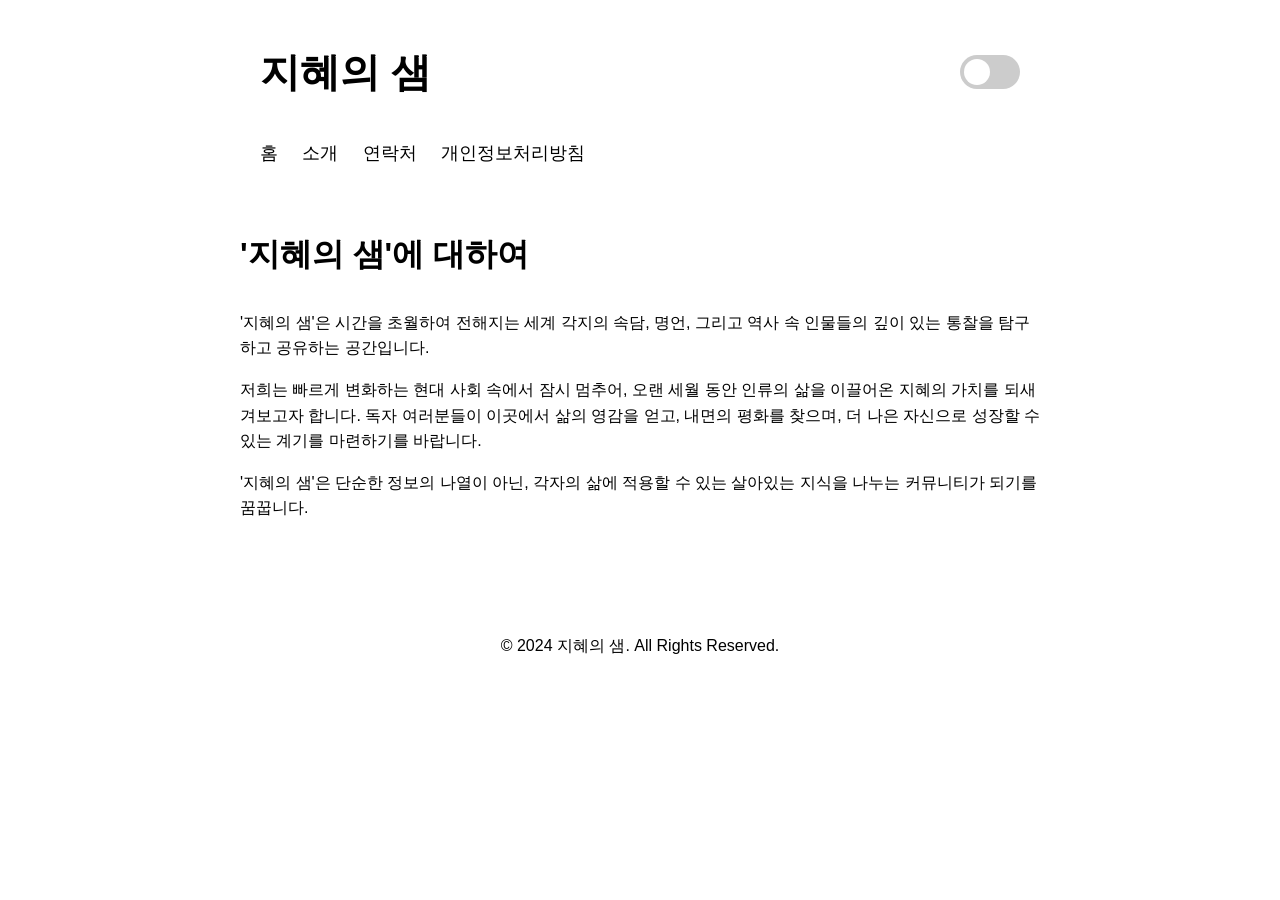
<file: about.html>
<!DOCTYPE html>
<html lang="ko">
<head>
    <meta charset="UTF-8">
    <meta name="viewport" content="width=device-width, initial-scale=1.0">
    <title>지혜의 샘 | 소개</title>
    <link rel="stylesheet" href="style.css">
</head>
<body>
    <div id="container">
        <header>
            <h1>지혜의 샘</h1>
            <div class="theme-switch-wrapper">
                <label class="theme-switch" for="checkbox">
                    <input type="checkbox" id="checkbox" />
                    <div class="slider round"></div>
                </label>
            </div>
        </header>
        <nav>
            <a href="index.html">홈</a>
            <a href="about.html">소개</a>
            <a href="contact.html">연락처</a>
            <a href="privacy.html">개인정보처리방침</a>
        </nav>
        <main>
            <section>
                <h2>'지혜의 샘'에 대하여</h2>
                <p>'지혜의 샘'은 시간을 초월하여 전해지는 세계 각지의 속담, 명언, 그리고 역사 속 인물들의 깊이 있는 통찰을 탐구하고 공유하는 공간입니다.</p>
                <p>저희는 빠르게 변화하는 현대 사회 속에서 잠시 멈추어, 오랜 세월 동안 인류의 삶을 이끌어온 지혜의 가치를 되새겨보고자 합니다. 독자 여러분들이 이곳에서 삶의 영감을 얻고, 내면의 평화를 찾으며, 더 나은 자신으로 성장할 수 있는 계기를 마련하기를 바랍니다.</p>
                <p>'지혜의 샘'은 단순한 정보의 나열이 아닌, 각자의 삶에 적용할 수 있는 살아있는 지식을 나누는 커뮤니티가 되기를 꿈꿉니다.</p>
            </section>
        </main>
        <footer>
            <p>&copy; 2024 지혜의 샘. All Rights Reserved.</p>
        </footer>
    </div>
    <script src="main.js"></script>
</body>
</html>
</file>
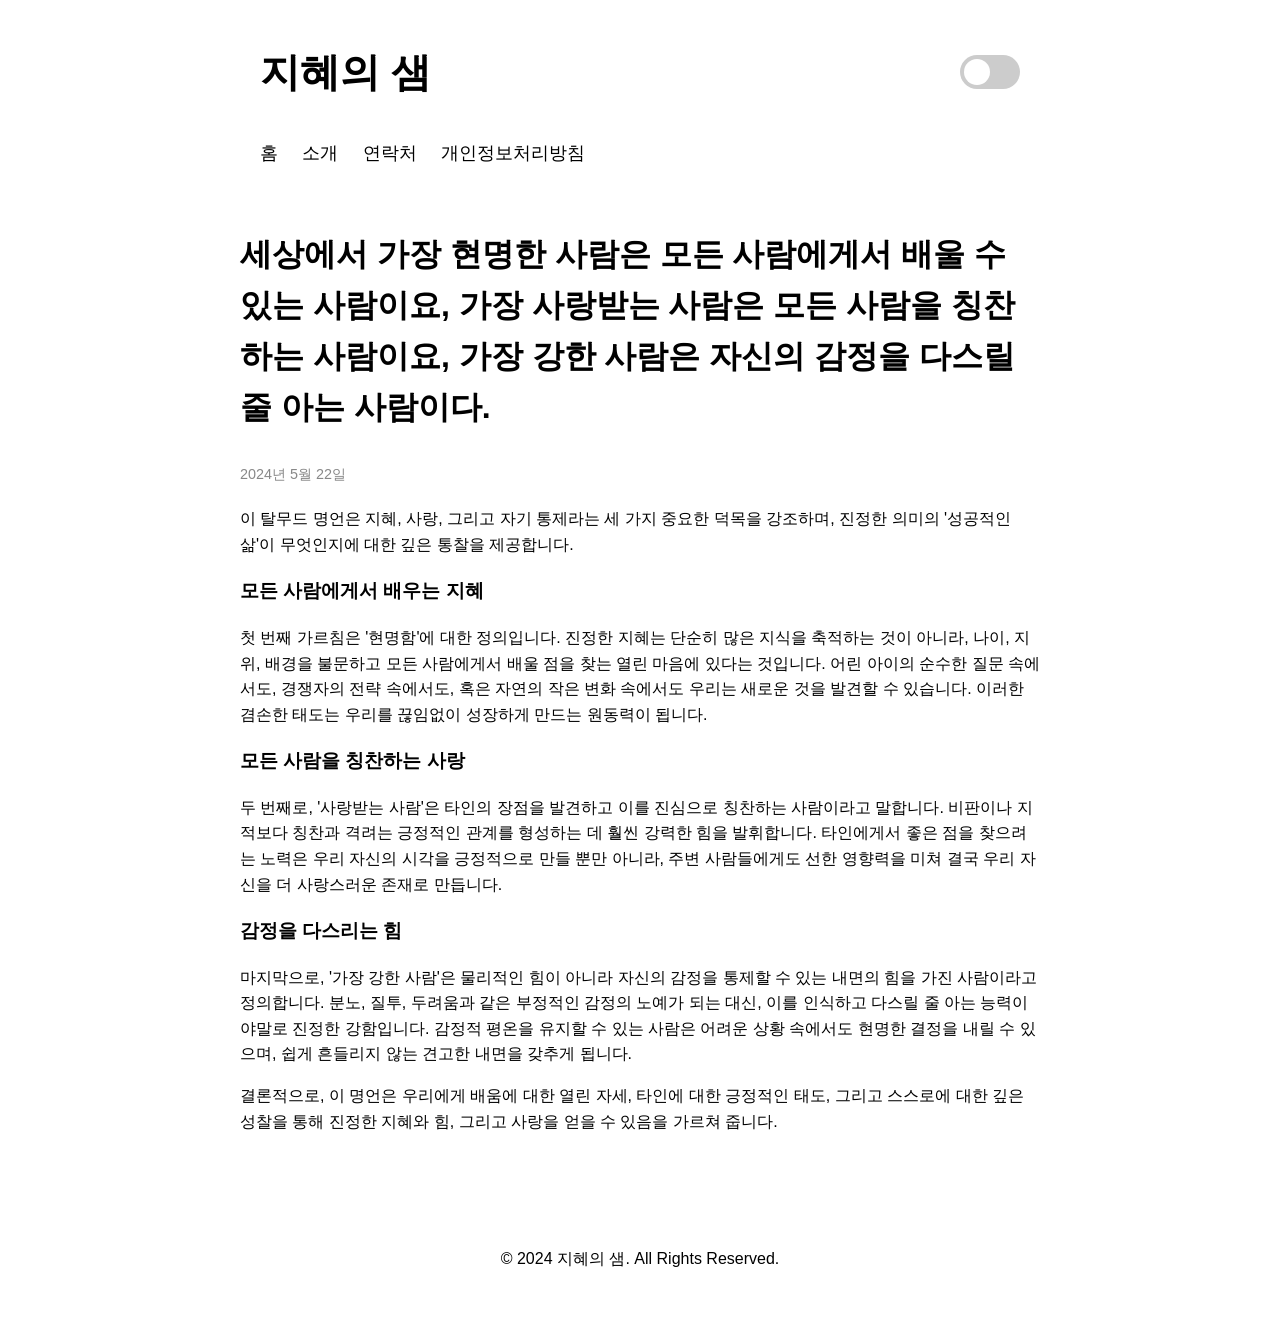
<file: article1.html>
<!DOCTYPE html>
<html lang="ko">
<head>
    <meta charset="UTF-8">
    <meta name="viewport" content="width=device-width, initial-scale=1.0">
    <title>탈무드 명언 분석 | 지혜의 샘</title>
    <link rel="stylesheet" href="style.css">
</head>
<body>
    <div id="container">
        <header>
            <h1>지혜의 샘</h1>
            <div class="theme-switch-wrapper">
                <label class="theme-switch" for="checkbox">
                    <input type="checkbox" id="checkbox" />
                    <div class="slider round"></div>
                </label>
            </div>
        </header>
        <nav>
            <a href="index.html">홈</a>
            <a href="about.html">소개</a>
            <a href="contact.html">연락처</a>
            <a href="privacy.html">개인정보처리방침</a>
        </nav>
        <main>
            <article class="full-article">
                <h2>세상에서 가장 현명한 사람은 모든 사람에게서 배울 수 있는 사람이요, 가장 사랑받는 사람은 모든 사람을 칭찬하는 사람이요, 가장 강한 사람은 자신의 감정을 다스릴 줄 아는 사람이다.</h2>
                <p class="meta">2024년 5월 22일</p>
                
                <p>이 탈무드 명언은 지혜, 사랑, 그리고 자기 통제라는 세 가지 중요한 덕목을 강조하며, 진정한 의미의 '성공적인 삶'이 무엇인지에 대한 깊은 통찰을 제공합니다.</p>

                <h3>모든 사람에게서 배우는 지혜</h3>
                <p>첫 번째 가르침은 '현명함'에 대한 정의입니다. 진정한 지혜는 단순히 많은 지식을 축적하는 것이 아니라, 나이, 지위, 배경을 불문하고 모든 사람에게서 배울 점을 찾는 열린 마음에 있다는 것입니다. 어린 아이의 순수한 질문 속에서도, 경쟁자의 전략 속에서도, 혹은 자연의 작은 변화 속에서도 우리는 새로운 것을 발견할 수 있습니다. 이러한 겸손한 태도는 우리를 끊임없이 성장하게 만드는 원동력이 됩니다.</p>

                <h3>모든 사람을 칭찬하는 사랑</h3>
                <p>두 번째로, '사랑받는 사람'은 타인의 장점을 발견하고 이를 진심으로 칭찬하는 사람이라고 말합니다. 비판이나 지적보다 칭찬과 격려는 긍정적인 관계를 형성하는 데 훨씬 강력한 힘을 발휘합니다. 타인에게서 좋은 점을 찾으려는 노력은 우리 자신의 시각을 긍정적으로 만들 뿐만 아니라, 주변 사람들에게도 선한 영향력을 미쳐 결국 우리 자신을 더 사랑스러운 존재로 만듭니다.</p>

                <h3>감정을 다스리는 힘</h3>
                <p>마지막으로, '가장 강한 사람'은 물리적인 힘이 아니라 자신의 감정을 통제할 수 있는 내면의 힘을 가진 사람이라고 정의합니다. 분노, 질투, 두려움과 같은 부정적인 감정의 노예가 되는 대신, 이를 인식하고 다스릴 줄 아는 능력이야말로 진정한 강함입니다. 감정적 평온을 유지할 수 있는 사람은 어려운 상황 속에서도 현명한 결정을 내릴 수 있으며, 쉽게 흔들리지 않는 견고한 내면을 갖추게 됩니다.</p>

                <p>결론적으로, 이 명언은 우리에게 배움에 대한 열린 자세, 타인에 대한 긍정적인 태도, 그리고 스스로에 대한 깊은 성찰을 통해 진정한 지혜와 힘, 그리고 사랑을 얻을 수 있음을 가르쳐 줍니다.</p>
            </article>
        </main>
        <footer>
            <p>&copy; 2024 지혜의 샘. All Rights Reserved.</p>
        </footer>
    </div>
    <script src="main.js"></script>
</body>
</html>
</file>
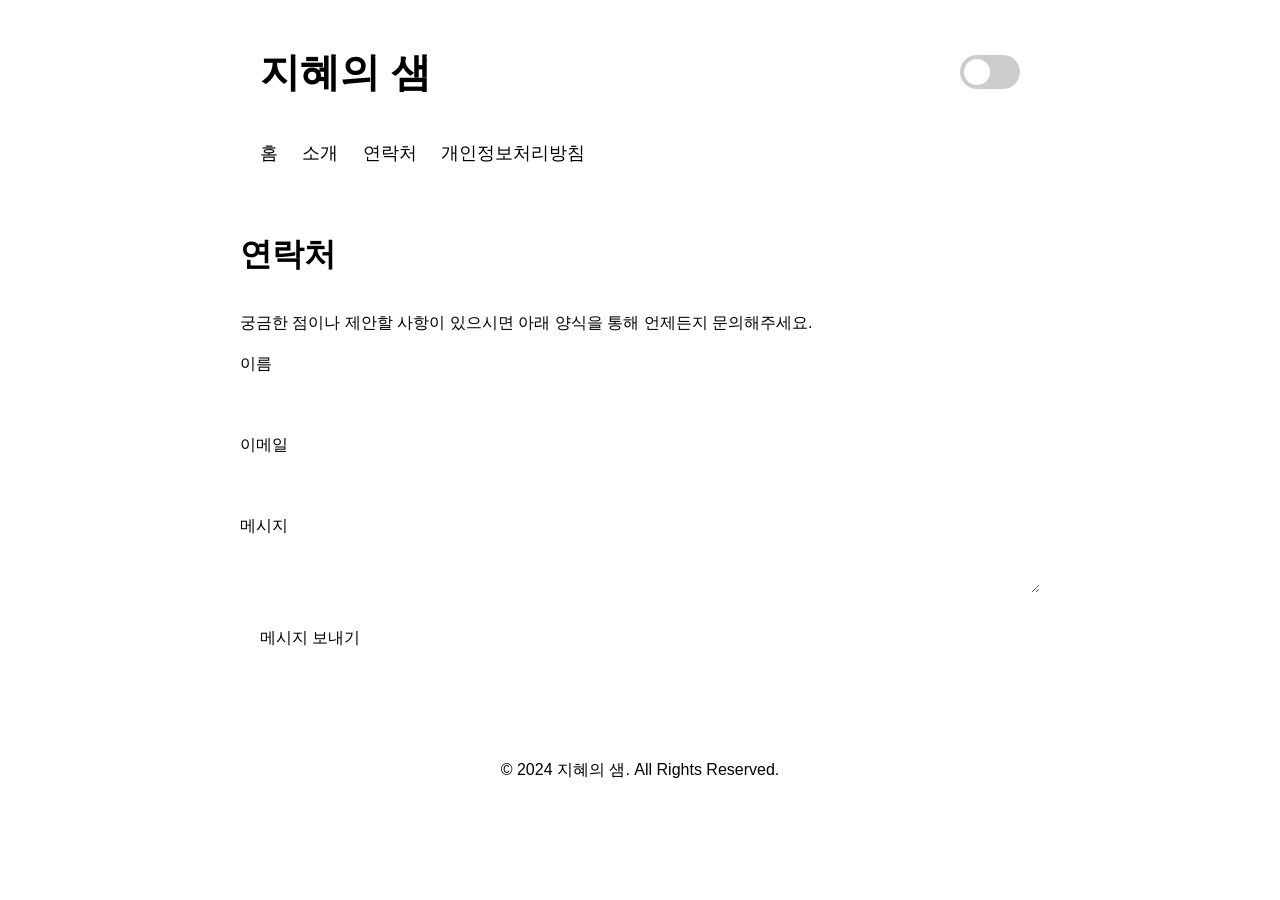
<file: contact.html>
<!DOCTYPE html>
<html lang="ko">
<head>
    <meta charset="UTF-8">
    <meta name="viewport" content="width=device-width, initial-scale=1.0">
    <title>지혜의 샘 | 연락처</title>
    <link rel="stylesheet" href="style.css">
</head>
<body>
    <div id="container">
        <header>
            <h1>지혜의 샘</h1>
            <div class="theme-switch-wrapper">
                <label class="theme-switch" for="checkbox">
                    <input type="checkbox" id="checkbox" />
                    <div class="slider round"></div>
                </label>
            </div>
        </header>
        <nav>
            <a href="index.html">홈</a>
            <a href="about.html">소개</a>
            <a href="contact.html">연락처</a>
            <a href="privacy.html">개인정보처리방침</a>
        </nav>
        <main>
            <section>
                <h2>연락처</h2>
                <p>궁금한 점이나 제안할 사항이 있으시면 아래 양식을 통해 언제든지 문의해주세요.</p>
                <form class="contact-form" action="https://formspree.io/f/xqejwjyw" method="POST">
                    <div class="form-group">
                        <label for="name">이름</label>
                        <input type="text" id="name" name="name" required>
                    </div>
                    <div class="form-group">
                        <label for="email">이메일</label>
                        <input type="email" id="email" name="email" required>
                    </div>
                    <div class="form-group">
                        <label for="message">메시지</label>
                        <textarea id="message" name="message" required></textarea>
                    </div>
                    <button type="submit">메시지 보내기</button>
                </form>
            </section>
        </main>
        <footer>
            <p>&copy; 2024 지혜의 샘. All Rights Reserved.</p>
        </footer>
    </div>
    <script src="main.js"></script>
</body>
</html>
</file>
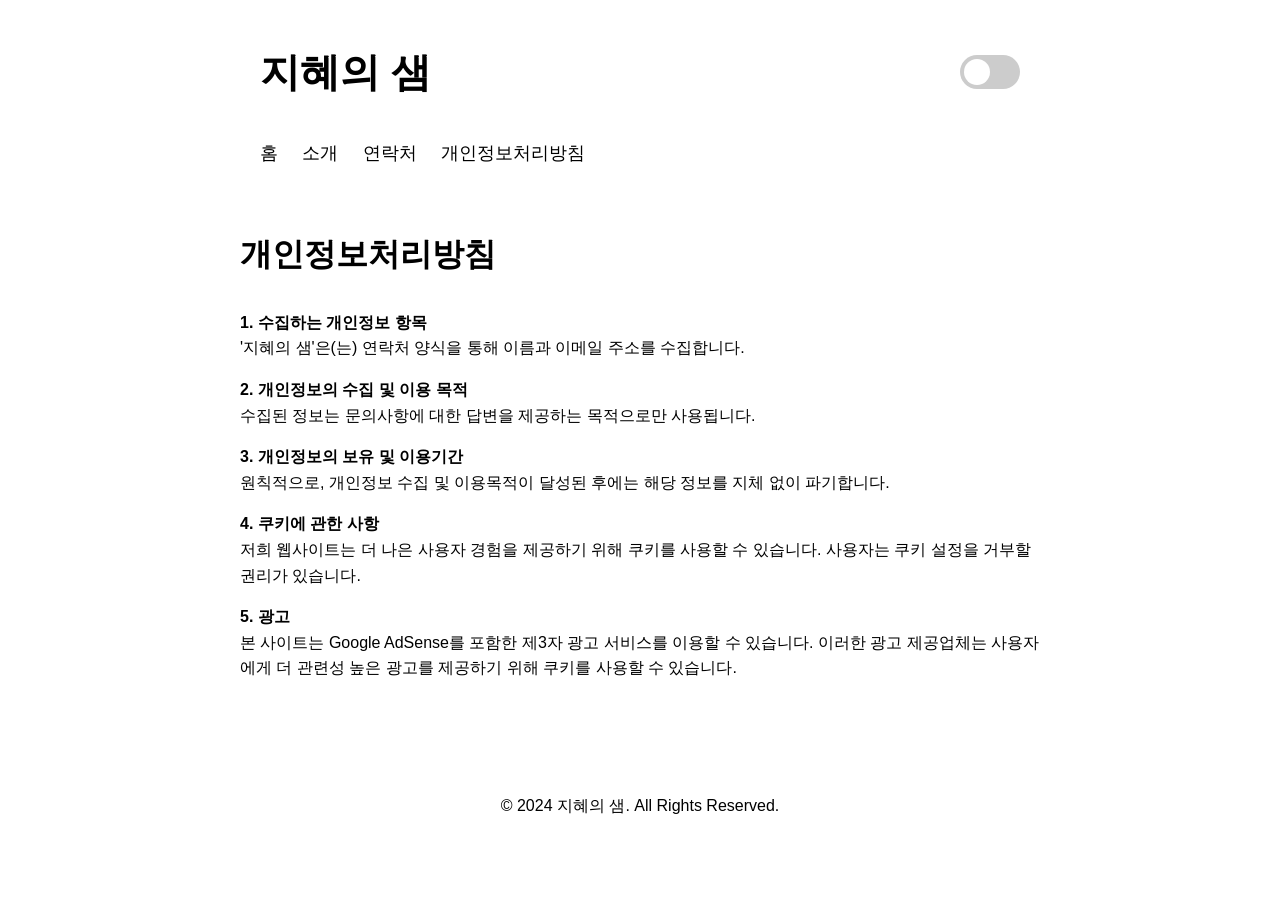
<file: privacy.html>
<!DOCTYPE html>
<html lang="ko">
<head>
    <meta charset="UTF-8">
    <meta name="viewport" content="width=device-width, initial-scale=1.0">
    <title>지혜의 샘 | 개인정보처리방침</title>
    <link rel="stylesheet" href="style.css">
</head>
<body>
    <div id="container">
        <header>
            <h1>지혜의 샘</h1>
            <div class="theme-switch-wrapper">
                <label class="theme-switch" for="checkbox">
                    <input type="checkbox" id="checkbox" />
                    <div class="slider round"></div>
                </label>
            </div>
        </header>
        <nav>
            <a href="index.html">홈</a>
            <a href="about.html">소개</a>
            <a href="contact.html">연락처</a>
            <a href="privacy.html">개인정보처리방침</a>
        </nav>
        <main>
            <section>
                <h2>개인정보처리방침</h2>
                <p><strong>1. 수집하는 개인정보 항목</strong><br>'지혜의 샘'은(는) 연락처 양식을 통해 이름과 이메일 주소를 수집합니다.</p>
                <p><strong>2. 개인정보의 수집 및 이용 목적</strong><br>수집된 정보는 문의사항에 대한 답변을 제공하는 목적으로만 사용됩니다.</p>
                <p><strong>3. 개인정보의 보유 및 이용기간</strong><br>원칙적으로, 개인정보 수집 및 이용목적이 달성된 후에는 해당 정보를 지체 없이 파기합니다.</p>
                <p><strong>4. 쿠키에 관한 사항</strong><br>저희 웹사이트는 더 나은 사용자 경험을 제공하기 위해 쿠키를 사용할 수 있습니다. 사용자는 쿠키 설정을 거부할 권리가 있습니다.</p>
                <p><strong>5. 광고</strong><br>본 사이트는 Google AdSense를 포함한 제3자 광고 서비스를 이용할 수 있습니다. 이러한 광고 제공업체는 사용자에게 더 관련성 높은 광고를 제공하기 위해 쿠키를 사용할 수 있습니다.</p>
            </section>
        </main>
        <footer>
            <p>&copy; 2024 지혜의 샘. All Rights Reserved.</p>
        </footer>
    </div>
    <script src="main.js"></script>
</body>
</html>
</file>
<file: style.css>
/* General Styles & Variables */
:root {
    --font-family: -apple-system, BlinkMacSystemFont, "Segoe UI", Roboto, Helvetica, Arial, sans-serif;
    --background-color-light: #f4f4f9;
    --text-color-light: #333;
    --header-bg-light: #fff;
    --card-bg-light: #fff;
    --border-color-light: #ddd;
    --link-color-light: #007bff;
    --button-bg-light: #007bff;
    --button-text-light: #fff;
    --footer-bg-light: #333;
    --footer-text-light: #fff;

    --background-color-dark: #121212;
    --text-color-dark: #e0e0e0;
    --header-bg-dark: #1f1f1f;
    --card-bg-dark: #1e1e1e;
    --border-color-dark: #444;
    --link-color-dark: #6ab0f3;
    --button-bg-dark: #6ab0f3;
    --button-text-dark: #121212;
    --footer-bg-dark: #1f1f1f;
    --footer-text-dark: #e0e0e0;
}

[data-theme='light'] {
    --background-color: var(--background-color-light);
    --text-color: var(--text-color-light);
    --header-bg: var(--header-bg-light);
    --card-bg: var(--card-bg-light);
    --border-color: var(--border-color-light);
    --link-color: var(--link-color-light);
    --button-bg: var(--button-bg-light);
    --button-text: var(--button-text-light);
    --footer-bg: var(--footer-bg-light);
    --footer-text: var(--footer-text-light);
}

[data-theme='dark'] {
    --background-color: var(--background-color-dark);
    --text-color: var(--text-color-dark);
    --header-bg: var(--header-bg-dark);
    --card-bg: var(--card-bg-dark);
    --border-color: var(--border-color-dark);
    --link-color: var(--link-color-dark);
    --button-bg: var(--button-bg-dark);
    --button-text: var(--button-text-dark);
    --footer-bg: var(--footer-bg-dark);
    --footer-text: var(--footer-text-dark);
}

body {
    font-family: var(--font-family);
    background-color: var(--background-color);
    color: var(--text-color);
    line-height: 1.6;
    margin: 0;
    transition: background-color 0.3s, color 0.3s;
}

#container {
    max-width: 800px;
    margin: 0 auto;
    padding: 20px;
}

a {
    color: var(--link-color);
    text-decoration: none;
}
a:hover {
    text-decoration: underline;
}

/* Header */
header {
    display: flex;
    justify-content: space-between;
    align-items: center;
    padding: 20px;
    background-color: var(--header-bg);
    border-bottom: 1px solid var(--border-color);
}

header h1 {
    margin: 0;
    font-size: 2.5em;
}

/* Theme Switch */
.theme-switch-wrapper {
    display: flex;
    align-items: center;
}
.theme-switch {
    position: relative;
    display: inline-block;
    width: 60px;
    height: 34px;
}
.theme-switch input { 
    opacity: 0;
    width: 0;
    height: 0;
}
.slider {
    position: absolute;
    cursor: pointer;
    top: 0;
    left: 0;
    right: 0;
    bottom: 0;
    background-color: #ccc;
    transition: .4s;
}
.slider:before {
    position: absolute;
    content: "";
    height: 26px;
    width: 26px;
    left: 4px;
    bottom: 4px;
    background-color: white;
    transition: .4s;
}
input:checked + .slider {
    background-color: #2196F3;
}
input:checked + .slider:before {
    transform: translateX(26px);
}
.slider.round {
    border-radius: 34px;
}
.slider.round:before {
    border-radius: 50%;
}


/* Navigation */
nav {
    background-color: var(--header-bg);
    padding: 15px 20px;
    border-bottom: 1px solid var(--border-color);
}

nav a {
    margin-right: 20px;
    font-size: 1.1em;
}

/* Main Content */
main {
    padding: 20px 0;
}

main h2 {
    font-size: 2em;
    border-bottom: 2px solid var(--link-color);
    padding-bottom: 10px;
    margin-bottom: 20px;
}

/* Article List (Homepage) */
.article-list article {
    background-color: var(--card-bg);
    padding: 20px;
    border: 1px solid var(--border-color);
    border-radius: 8px;
    margin-bottom: 20px;
}

.article-list h3 {
    margin-top: 0;
}

.read-more {
    display: inline-block;
    margin-top: 10px;
    font-weight: bold;
}

/* Full Article Page */
.full-article h2 {
    border-bottom: none;
}
.full-article .meta {
    color: #888;
    font-size: 0.9em;
    margin-bottom: 20px;
}

/* Contact Form */
.contact-form .form-group {
    margin-bottom: 15px;
}
.contact-form label {
    display: block;
    margin-bottom: 5px;
}
.contact-form input, .contact-form textarea {
    width: 100%;
    padding: 10px;
    border: 1px solid var(--border-color);
    border-radius: 5px;
    background-color: var(--background-color);
    color: var(--text-color);
    box-sizing: border-box;
}
.contact-form button {
    background-color: var(--button-bg);
    color: var(--button-text);
    border: none;
    padding: 12px 20px;
    border-radius: 5px;
    cursor: pointer;
    font-size: 1em;
}

/* Footer */
footer {
    text-align: center;
    padding: 20px;
    margin-top: 40px;
    background-color: var(--footer-bg);
    color: var(--footer-text);
}

/* Responsive Design */
@media (max-width: 600px) {
    header {
        flex-direction: column;
    }
    header h1 {
        margin-bottom: 10px;
    }
    nav a {
        display: block;
        margin-bottom: 10px;
    }
}
</file>
